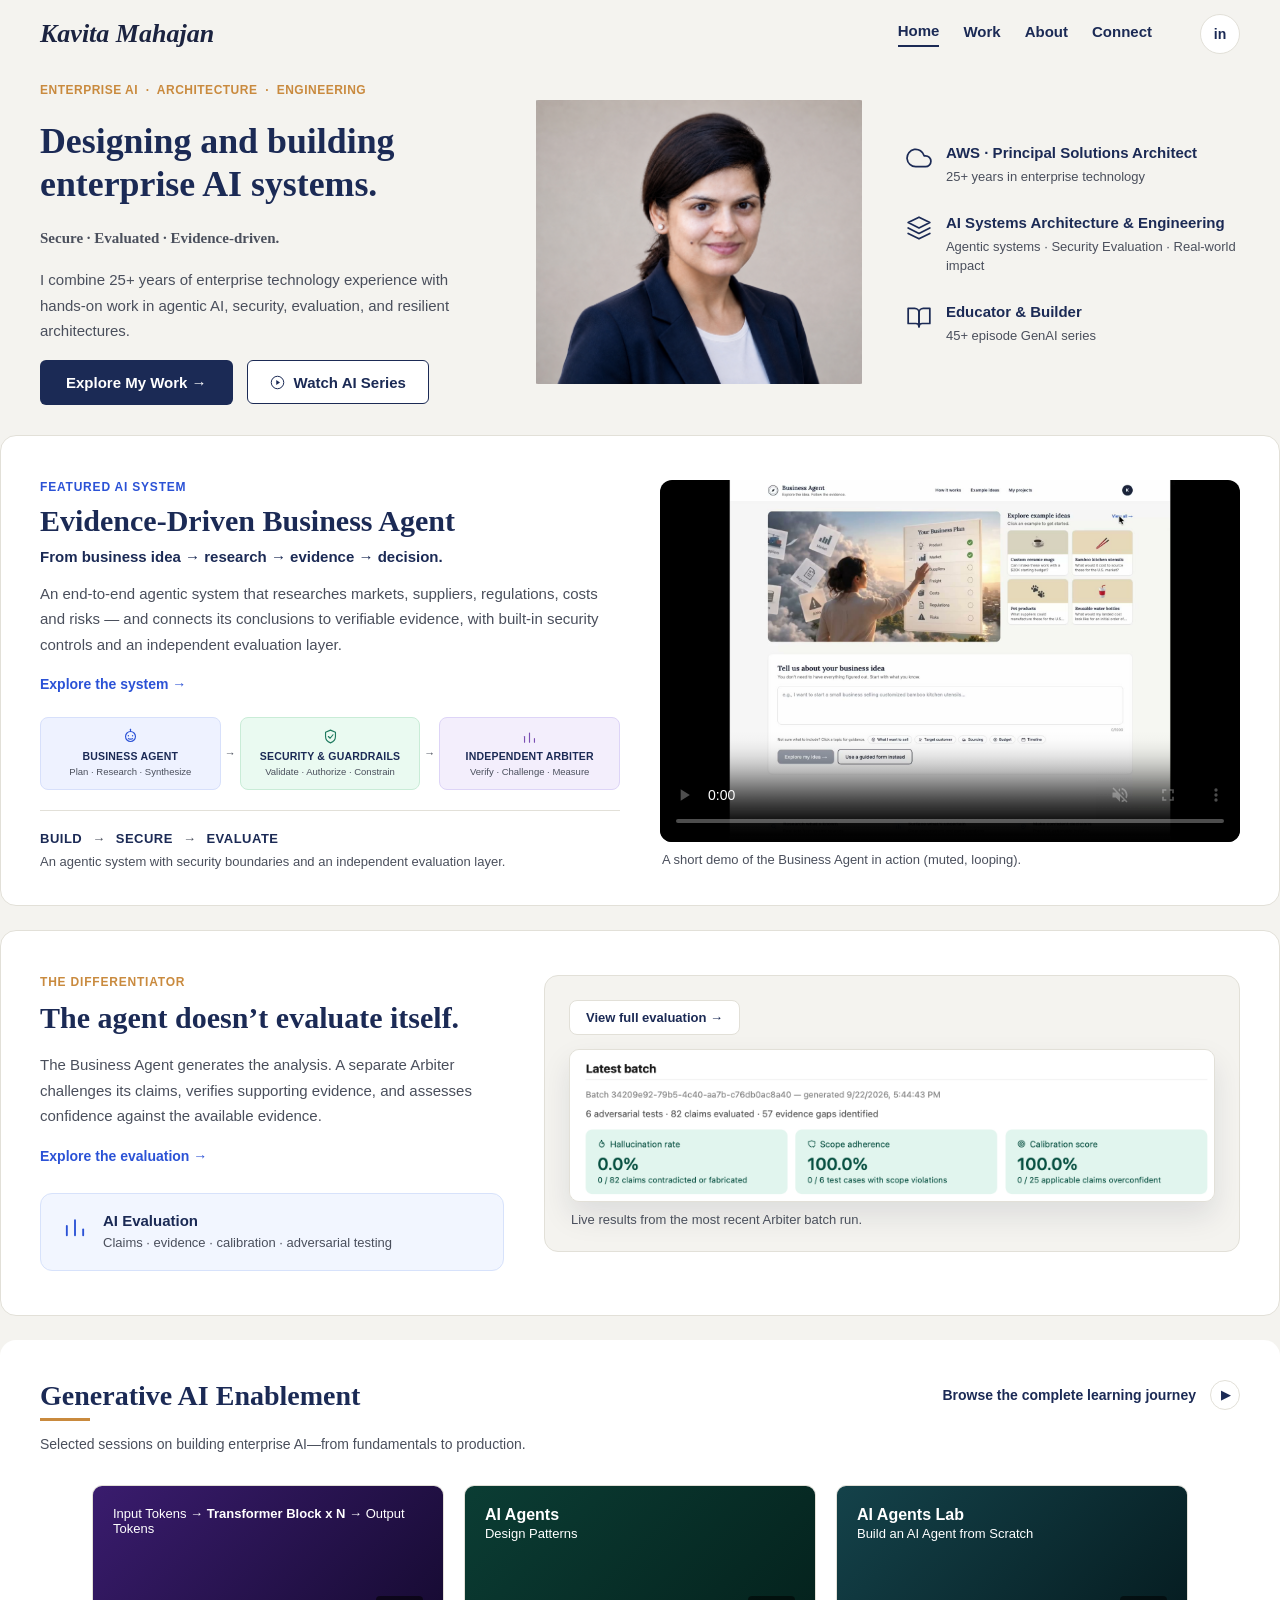
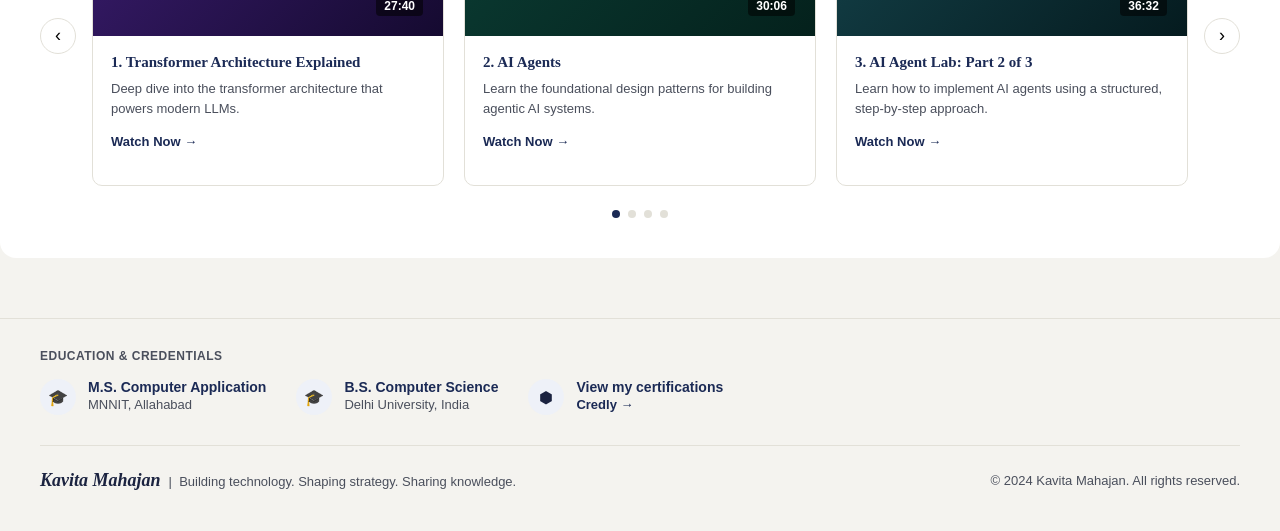
<file: index.html>
<!DOCTYPE html>
<html lang="en">
<head>
<meta charset="UTF-8">
<meta name="viewport" content="width=device-width, initial-scale=1.0">
<title>Kavita Mahajan</title>
<link rel="preconnect" href="https://fonts.googleapis.com">
<link rel="preconnect" href="https://fonts.gstatic.com" crossorigin>
<link href="https://fonts.googleapis.com/css2?family=Architects+Daughter&display=swap" rel="stylesheet">
<link rel="stylesheet" href="css/style.css?v=10">
</head>
<body>

<header class="site-header">
  <a href="index.html" class="logo">Kavita Mahajan</a>
  <nav class="main-nav">
    <a href="index.html" class="active">Home</a>
    <a href="work.html">Work</a>
    <a href="about.html">About</a>
    <a href="contact.html">Connect</a>
  </nav>
  <a href="https://www.linkedin.com/in/kavita-mahajan-9b56583" target="_blank" rel="noopener noreferrer" class="social-icon header-social" aria-label="LinkedIn">in</a>
</header>

<section class="hero container">
  <div class="hero-copy">
    <div class="hero-eyebrow">ENTERPRISE AI &nbsp;&middot;&nbsp; ARCHITECTURE &nbsp;&middot;&nbsp; ENGINEERING</div>
    <h1>Designing and building enterprise AI systems.</h1>
    <p class="hero-subhead">Secure &middot; Evaluated &middot; Evidence-driven.</p>
    <p>I combine 25+ years of enterprise technology experience with hands-on work in agentic AI, security, evaluation, and resilient architectures.</p>
    <div class="hero-actions">
      <a href="work.html" class="btn">Explore My Work &rarr;</a>
      <a href="https://www.youtube.com/playlist?list=PLDLiC_-ZKJU8" target="_blank" rel="noopener noreferrer" class="btn-watch">
        <svg viewBox="0 0 24 24" fill="none" stroke="currentColor" stroke-width="1.6"><circle cx="12" cy="12" r="10"/><polygon points="10 8 16 12 10 16" fill="currentColor" stroke="none"/></svg>
        Watch AI Series
      </a>
    </div>
  </div>

  <div class="hero-visual">
    <div class="hero-photo-frame">
      <img src="images/profile_final2.jpeg" alt="Kavita Mahajan" id="profile-photo">
    </div>
  </div>

  <div class="hero-credentials">
    <div class="credential-item">
      <svg class="credential-icon" viewBox="0 0 24 24" fill="none" stroke="currentColor" stroke-width="1.6" stroke-linecap="round" stroke-linejoin="round"><path d="M18 10h-1.26A8 8 0 109 20h9a5 5 0 000-10z"/></svg>
      <div>
        <strong>AWS &middot; Principal Solutions Architect</strong>
        <span>25+ years in enterprise technology</span>
      </div>
    </div>
    <div class="credential-item">
      <svg class="credential-icon" viewBox="0 0 24 24" fill="none" stroke="currentColor" stroke-width="1.6" stroke-linecap="round" stroke-linejoin="round"><polygon points="12 2 2 7 12 12 22 7 12 2"/><polyline points="2 17 12 22 22 17"/><polyline points="2 12 12 17 22 12"/></svg>
      <div>
        <strong>AI Systems Architecture &amp; Engineering</strong>
        <span>Agentic systems &middot; Security Evaluation &middot; Real-world impact</span>
      </div>
    </div>
    <div class="credential-item">
      <svg class="credential-icon" viewBox="0 0 24 24" fill="none" stroke="currentColor" stroke-width="1.6" stroke-linecap="round" stroke-linejoin="round"><path d="M2 4h6a4 4 0 014 4v13a3 3 0 00-3-3H2z"/><path d="M22 4h-6a4 4 0 00-4 4v13a3 3 0 013-3h7z"/></svg>
      <div>
        <strong>Educator &amp; Builder</strong>
        <span>45+ episode GenAI series</span>
      </div>
    </div>
  </div>
</section>

<section class="feature-card container">
  <div class="feature-grid">
    <div class="feature-left">
      <span class="work-label">Featured AI System</span>
      <h2>Evidence-Driven Business Agent</h2>
      <p class="feature-subhead">From business idea &rarr; research &rarr; evidence &rarr; decision.</p>
      <p>An end-to-end agentic system that researches markets, suppliers, regulations, costs and risks &mdash; and connects its conclusions to verifiable evidence, with built-in security controls and an independent evaluation layer.</p>
      <a href="work.html" class="feature-link">Explore the system &rarr;</a>

      <div class="layers-row">
        <div class="layer-box build">
          <div class="layer-icon"><svg viewBox="0 0 24 24" fill="none" stroke="currentColor" stroke-width="1.6" stroke-linecap="round" stroke-linejoin="round"><circle cx="12" cy="12" r="7"/><circle cx="9" cy="11" r="1" fill="currentColor" stroke="none"/><circle cx="15" cy="11" r="1" fill="currentColor" stroke="none"/><path d="M9 15c1 1 5 1 6 0"/><line x1="12" y1="5" x2="12" y2="2"/><circle cx="12" cy="2" r="1" fill="currentColor" stroke="none"/></svg></div>
          <h4>Business Agent</h4>
          <span class="layer-line">Plan &middot; Research &middot; Synthesize</span>
        </div>

        <span class="layer-arrow">&rarr;</span>

        <div class="layer-box secure">
          <div class="layer-icon"><svg viewBox="0 0 24 24" fill="none" stroke="currentColor" stroke-width="1.6" stroke-linecap="round" stroke-linejoin="round"><path d="M12 3l7 3v6c0 4.5-3 7.5-7 9-4-1.5-7-4.5-7-9V6l7-3z"/><polyline points="9 12 11.5 14.5 15.5 9.5"/></svg></div>
          <h4>Security &amp; Guardrails</h4>
          <span class="layer-line">Validate &middot; Authorize &middot; Constrain</span>
        </div>

        <span class="layer-arrow">&rarr;</span>

        <div class="layer-box evaluate">
          <div class="layer-icon"><svg viewBox="0 0 24 24" fill="none" stroke="currentColor" stroke-width="1.6" stroke-linecap="round" stroke-linejoin="round"><line x1="5" y1="20" x2="5" y2="12"/><line x1="12" y1="20" x2="12" y2="7"/><line x1="19" y1="20" x2="19" y2="15"/></svg></div>
          <h4>Independent Arbiter</h4>
          <span class="layer-line">Verify &middot; Challenge &middot; Measure</span>
        </div>
      </div>

      <div class="flow-summary">
        <div class="flow-summary-track">
          <span>BUILD</span><span class="flow-summary-arrow">&rarr;</span><span>SECURE</span><span class="flow-summary-arrow">&rarr;</span><span>EVALUATE</span>
        </div>
        <p>An agentic system with security boundaries and an independent evaluation layer.</p>
      </div>
    </div>

    <div class="feature-right">
      <div class="agent-video">
        <video class="agent-video-el" controls muted loop playsinline preload="auto" poster="images/business-agent-poster.jpg">
          <source src="images/business-agent-demo.mp4" type="video/mp4">
        </video>
      </div>
      <p class="video-caption">A short demo of the Business Agent in action (muted, looping).</p>
    </div>
  </div>
</section>

<section class="differentiator container">
  <div class="differentiator-grid">
    <div class="differentiator-left">
      <span class="work-label differentiator-label">The Differentiator</span>
      <h2>The agent doesn&rsquo;t evaluate itself.</h2>
      <p>The Business Agent generates the analysis. A separate Arbiter challenges its claims, verifies supporting evidence, and assesses confidence against the available evidence.</p>
      <a href="work.html" class="feature-link">Explore the evaluation &rarr;</a>

      <div class="differentiator-principle">
        <div class="principle-icon"><svg viewBox="0 0 24 24" fill="none" stroke="currentColor" stroke-width="1.6" stroke-linecap="round" stroke-linejoin="round"><line x1="5" y1="20" x2="5" y2="12"/><line x1="12" y1="20" x2="12" y2="7"/><line x1="19" y1="20" x2="19" y2="15"/></svg></div>
        <div>
          <strong>AI Evaluation</strong>
          <span>Claims &middot; evidence &middot; calibration &middot; adversarial testing</span>
        </div>
      </div>
    </div>

    <div class="arbiter-card">
      <a href="work.html" class="arbiter-cta">View full evaluation &rarr;</a>
      <img src="images/arbiter-latest-batch.png" alt="Latest Arbiter batch: 0% hallucination rate, 100% scope adherence, 100% calibration score across 82 claims evaluated" class="arbiter-screenshot">
      <p class="video-caption">Live results from the most recent Arbiter batch run.</p>
    </div>
  </div>
</section>

<section class="latest-section container">
  <div class="latest-header">
    <div>
      <h2>Generative AI Enablement</h2>
      <div class="rule"></div>
      <p>Selected sessions on building enterprise AI&mdash;from fundamentals to production.</p>
    </div>
    <div class="browse-group">
      <a href="https://www.youtube.com/playlist?list=PLDLiC_-ZKJU8" target="_blank" rel="noopener noreferrer" class="browse-link">Browse the complete learning journey</a>
      <a href="https://www.youtube.com/playlist?list=PLDLiC_-ZKJU8" target="_blank" rel="noopener noreferrer" class="social-icon browse-social" aria-label="YouTube">&#9654;</a>
    </div>
  </div>

  <div class="carousel">
    <button class="carousel-btn prev" aria-label="Previous"><span style="font-weight:500;font-size:18px;">&#8249;</span></button>

    <div class="carousel-viewport">
      <div class="carousel-track">
        <div class="video-card">
          <div class="video-thumb" style="background: linear-gradient(135deg,#3a1c6e,#150a30);">
            <div style="font-weight:400;font-size:13px;">Input Tokens &rarr; <strong>Transformer Block x N</strong> &rarr; Output Tokens</div>
            <span class="duration">27:40</span>
          </div>
          <div class="video-info">
            <h3>1. Transformer Architecture Explained</h3>
            <p>Deep dive into the transformer architecture that powers modern LLMs.</p>
            <a href="https://youtu.be/wclKDcgf-vk" target="_blank" rel="noopener noreferrer" class="watch-link">Watch Now &rarr;</a>
          </div>
        </div>

        <div class="video-card">
          <div class="video-thumb" style="background: linear-gradient(135deg,#0b3d34,#04211c);">
            <div>AI Agents<br><span style="font-weight:400;font-size:13px;">Design Patterns</span></div>
            <span class="duration">30:06</span>
          </div>
          <div class="video-info">
            <h3>2. AI Agents</h3>
            <p>Learn the foundational design patterns for building agentic AI systems.</p>
            <a href="https://youtu.be/9rHI-rWg8zA" target="_blank" rel="noopener noreferrer" class="watch-link">Watch Now &rarr;</a>
          </div>
        </div>

        <div class="video-card">
          <div class="video-thumb" style="background: linear-gradient(135deg,#14424a,#051b1f);">
            <div>AI Agents Lab<br><span style="font-weight:400;font-size:13px;">Build an AI Agent from Scratch</span></div>
            <span class="duration">36:32</span>
          </div>
          <div class="video-info">
            <h3>3. AI Agent Lab: Part 2 of 3</h3>
            <p>Learn how to implement AI agents using a structured, step-by-step approach.</p>
            <a href="https://youtu.be/J4ZkM9cCVNM" target="_blank" rel="noopener noreferrer" class="watch-link">Watch Now &rarr;</a>
          </div>
        </div>

        <div class="video-card">
          <div class="video-thumb" style="background: linear-gradient(135deg,#7a3a12,#3a1a05);">
            <div>AI Evaluation<br><span style="font-weight:400;font-size:13px;">AI evaluation - retrieval to response quality</span></div>
            <span class="duration">24:12</span>
          </div>
          <div class="video-info">
            <h3>4. AI Evaluation</h3>
            <p>Learn practical approaches to evaluating Generative AI applications in production.</p>
            <a href="https://youtu.be/fz9xgwFfjOU" target="_blank" rel="noopener noreferrer" class="watch-link">Watch Now &rarr;</a>
          </div>
        </div>

        <div class="video-card">
          <div class="video-thumb" style="background: linear-gradient(135deg,#1b2a55,#0e1730);">
            <div>A2A Protocol<br><span style="font-weight:400;font-size:13px;">Agent to Agent communication explained</span></div>
            <span class="duration">22:48</span>
          </div>
          <div class="video-info">
            <h3>5. A2A: A Protocol for Multi-Agent Communication</h3>
            <p>Understand how the A2A protocol standardizes AI agent discovery and collaboration.</p>
            <a href="https://youtu.be/jpWXJgqWD2w" target="_blank" rel="noopener noreferrer" class="watch-link">Watch Now &rarr;</a>
          </div>
        </div>

        <div class="video-card">
          <div class="video-thumb" style="background: linear-gradient(135deg,#5c1a4a,#240a1d);">
            <div>AI Security<br><span style="font-weight:400;font-size:13px;">Mental Model for AI Security</span></div>
            <span class="duration">25:28</span>
          </div>
          <div class="video-info">
            <h3>6. AI Security</h3>
            <p>Build a mental model for designing secure Generative AI systems.</p>
            <a href="https://youtu.be/RYws5gZ4vOU" target="_blank" rel="noopener noreferrer" class="watch-link">Watch Now &rarr;</a>
          </div>
        </div>
      </div>
    </div>

    <button class="carousel-btn next" aria-label="Next"><span style="font-weight:500;font-size:18px;">&#8250;</span></button>
  </div>

  <div class="dots">
    <span class="active"></span>
    <span></span>
    <span></span>
    <span></span>
  </div>
</section>

<footer class="site-footer">
  <div class="footer-top">
    <div class="footer-col">
      <h4>EDUCATION &amp; CREDENTIALS</h4>
      <div class="footer-items">
        <div class="footer-item">
          <div class="badge">&#127891;</div>
          <div>
            <strong>M.S. Computer Application</strong>
            <span>MNNIT, Allahabad</span>
          </div>
        </div>
        <div class="footer-item">
          <div class="badge">&#127891;</div>
          <div>
            <strong>B.S. Computer Science</strong>
            <span>Delhi University, India</span>
          </div>
        </div>
        <div class="footer-item">
          <div class="badge">&#11042;</div>
          <div>
            <strong>View my certifications</strong>
            <a href="https://www.credly.com/users/kavita-mahajan.ffbd9ed1/badges/credly" target="_blank" rel="noopener noreferrer">Credly &rarr;</a>
          </div>
        </div>
      </div>
    </div>
  </div>
  <div class="footer-bottom">
    <div>
      <span class="logo">Kavita Mahajan</span>
      <span class="footer-tagline"> &nbsp;|&nbsp; Building technology. Shaping strategy. Sharing knowledge.</span>
    </div>
    <div class="copyright">&copy; 2024 Kavita Mahajan. All rights reserved.</div>
  </div>
</footer>

<script src="js/main.js"></script>
</body>
</html>
</file>
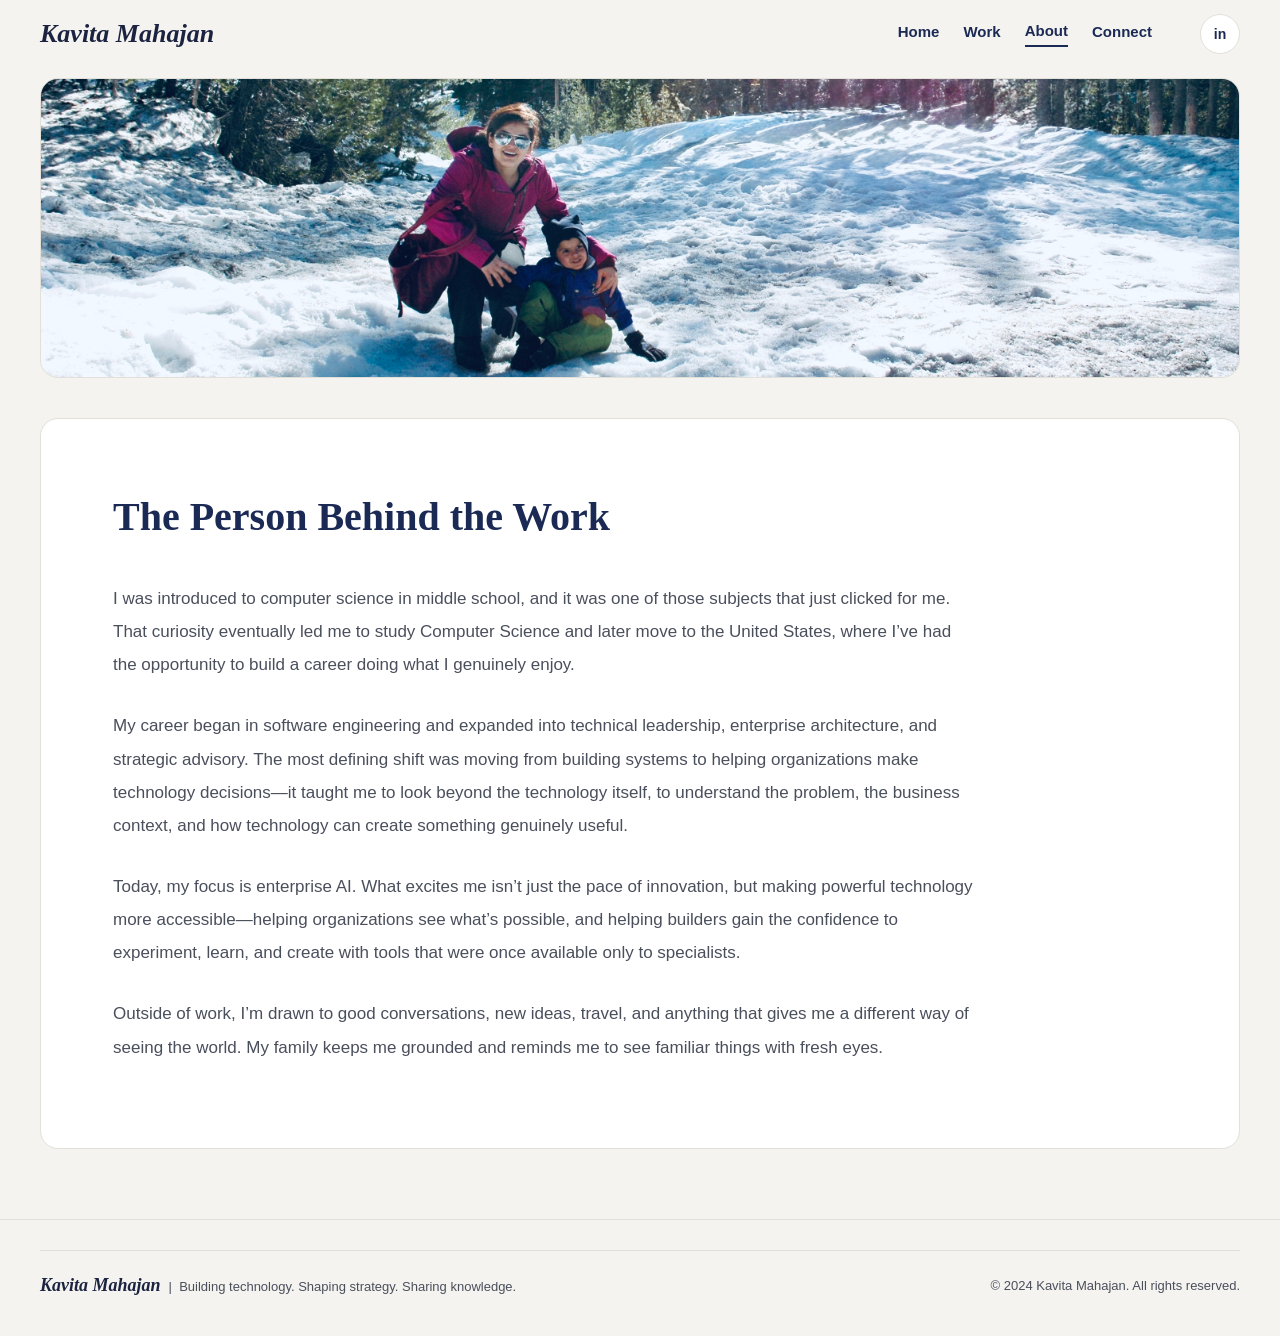
<file: about.html>
<!DOCTYPE html>
<html lang="en">
<head>
<meta charset="UTF-8">
<meta name="viewport" content="width=device-width, initial-scale=1.0">
<title>About Me | Kavita Mahajan</title>
<link rel="stylesheet" href="css/style.css?v=10">
</head>
<body>

<header class="site-header">
  <a href="index.html" class="logo">Kavita Mahajan</a>
  <nav class="main-nav">
    <a href="index.html">Home</a>
    <a href="work.html">Work</a>
    <a href="about.html" class="active">About</a>
    <a href="contact.html">Connect</a>
  </nav>
  <a href="https://www.linkedin.com/in/kavita-mahajan-9b56583" target="_blank" rel="noopener noreferrer" class="social-icon header-social" aria-label="LinkedIn">in</a>
</header>

<section class="about-hero">
    <img src="images/about_picture.jpg" />
</section>

<section class="about-container">
    <div class="about-card">
        <div class="about-title">
            <div class="hero-rule"></div>
            <h1>The Person Behind the Work</h1>
        </div>
        <div class="about-copy">
            <p>I was introduced to computer science in middle school, and it was one of those subjects that just clicked for me. That curiosity eventually led me to study Computer Science and later move to the United States, where I’ve had the opportunity to build a career doing what I genuinely enjoy.
            </p>
            <p>My career began in software engineering and expanded into technical leadership, enterprise architecture, and strategic advisory. The most defining shift was moving from building systems to helping organizations make technology decisions—it taught me to look beyond the technology itself, to understand the problem, the business context, and how technology can create something genuinely useful.
            </p>
            <p>Today, my focus is enterprise AI. What excites me isn’t just the pace of innovation, but making powerful technology more accessible—helping organizations see what’s possible, and helping builders gain the confidence to experiment, learn, and create with tools that were once available only to specialists.
            </p>

            <p>Outside of work, I’m drawn to good conversations, new ideas, travel, and anything that gives me a different way of seeing the world. My family keeps me grounded and reminds me to see familiar things with fresh eyes.
            </p>
         </div>
    </div>
</section>

<footer class="site-footer">
  <div class="footer-bottom">
    <div>
      <span class="logo">Kavita Mahajan</span>
      <span class="footer-tagline"> &nbsp;|&nbsp; Building technology. Shaping strategy. Sharing knowledge.</span>
    </div>
    <div class="copyright">&copy; 2024 Kavita Mahajan. All rights reserved.</div>
  </div>
</footer>

<script src="js/main.js"></script>
</body>
</html>
</file>
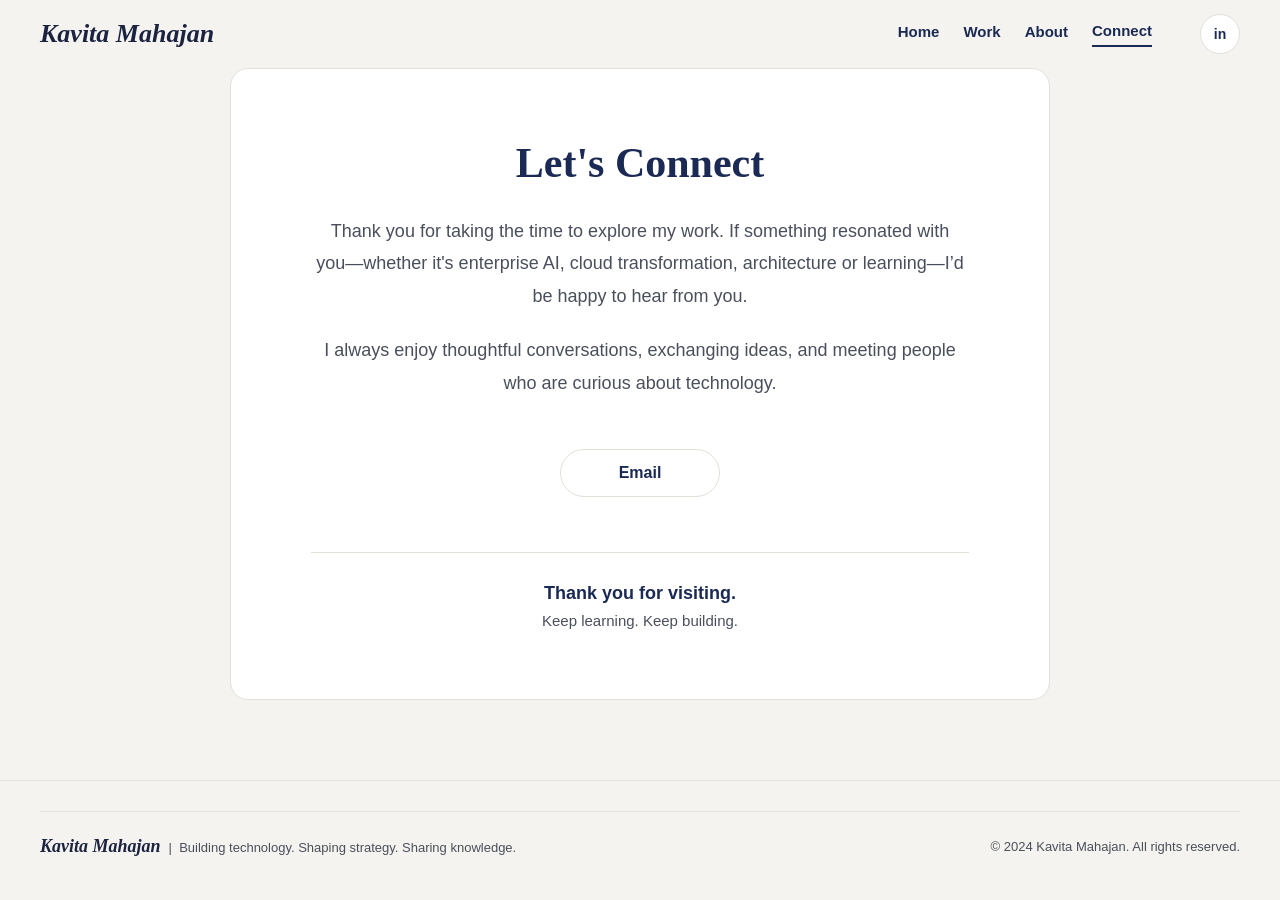
<file: contact.html>
<!DOCTYPE html>
<html lang="en">
<head>
<meta charset="UTF-8">
<meta name="viewport" content="width=device-width, initial-scale=1.0">
<title>Contact | Kavita Mahajan</title>
<link rel="stylesheet" href="css/style.css?v=10">
</head>
<body>

<header class="site-header">
  <a href="index.html" class="logo">Kavita Mahajan</a>
  <nav class="main-nav">
    <a href="index.html">Home</a>
    <a href="work.html">Work</a>
    <a href="about.html">About</a>
    <a href="contact.html" class="active">Connect</a>
  </nav>
  <a href="https://www.linkedin.com/in/kavita-mahajan-9b56583" target="_blank" rel="noopener noreferrer" class="social-icon header-social" aria-label="LinkedIn">in</a>
</header>

<section class="contact-page">

    <div class="contact-card">

        <h1>Let's Connect</h1>

        <p class="contact-intro">

            Thank you for taking the time to explore my work.

            If something resonated with you—whether it's enterprise AI,

            cloud transformation, architecture or learning—I’d be happy

            to hear from you.

        </p>

        <p class="contact-intro">

            I always enjoy thoughtful conversations, exchanging ideas,

            and meeting people who are curious about technology.

        </p>

        <div class="contact-links">

            <a href="mailto:kav_mah@hotmail.com">Email</a>

        </div>

        <div class="contact-footer">

            <p>Thank you for visiting.</p>

            <span>Keep learning. Keep building.</span>

        </div>

    </div>

</section>

<footer class="site-footer">
  <div class="footer-bottom">
    <div>
      <span class="logo">Kavita Mahajan</span>
      <span class="footer-tagline"> &nbsp;|&nbsp; Building technology. Shaping strategy. Sharing knowledge.</span>
    </div>
    <div class="copyright">&copy; 2024 Kavita Mahajan. All rights reserved.</div>
  </div>
</footer>

<script src="js/main.js"></script>
</body>
</html>
</file>
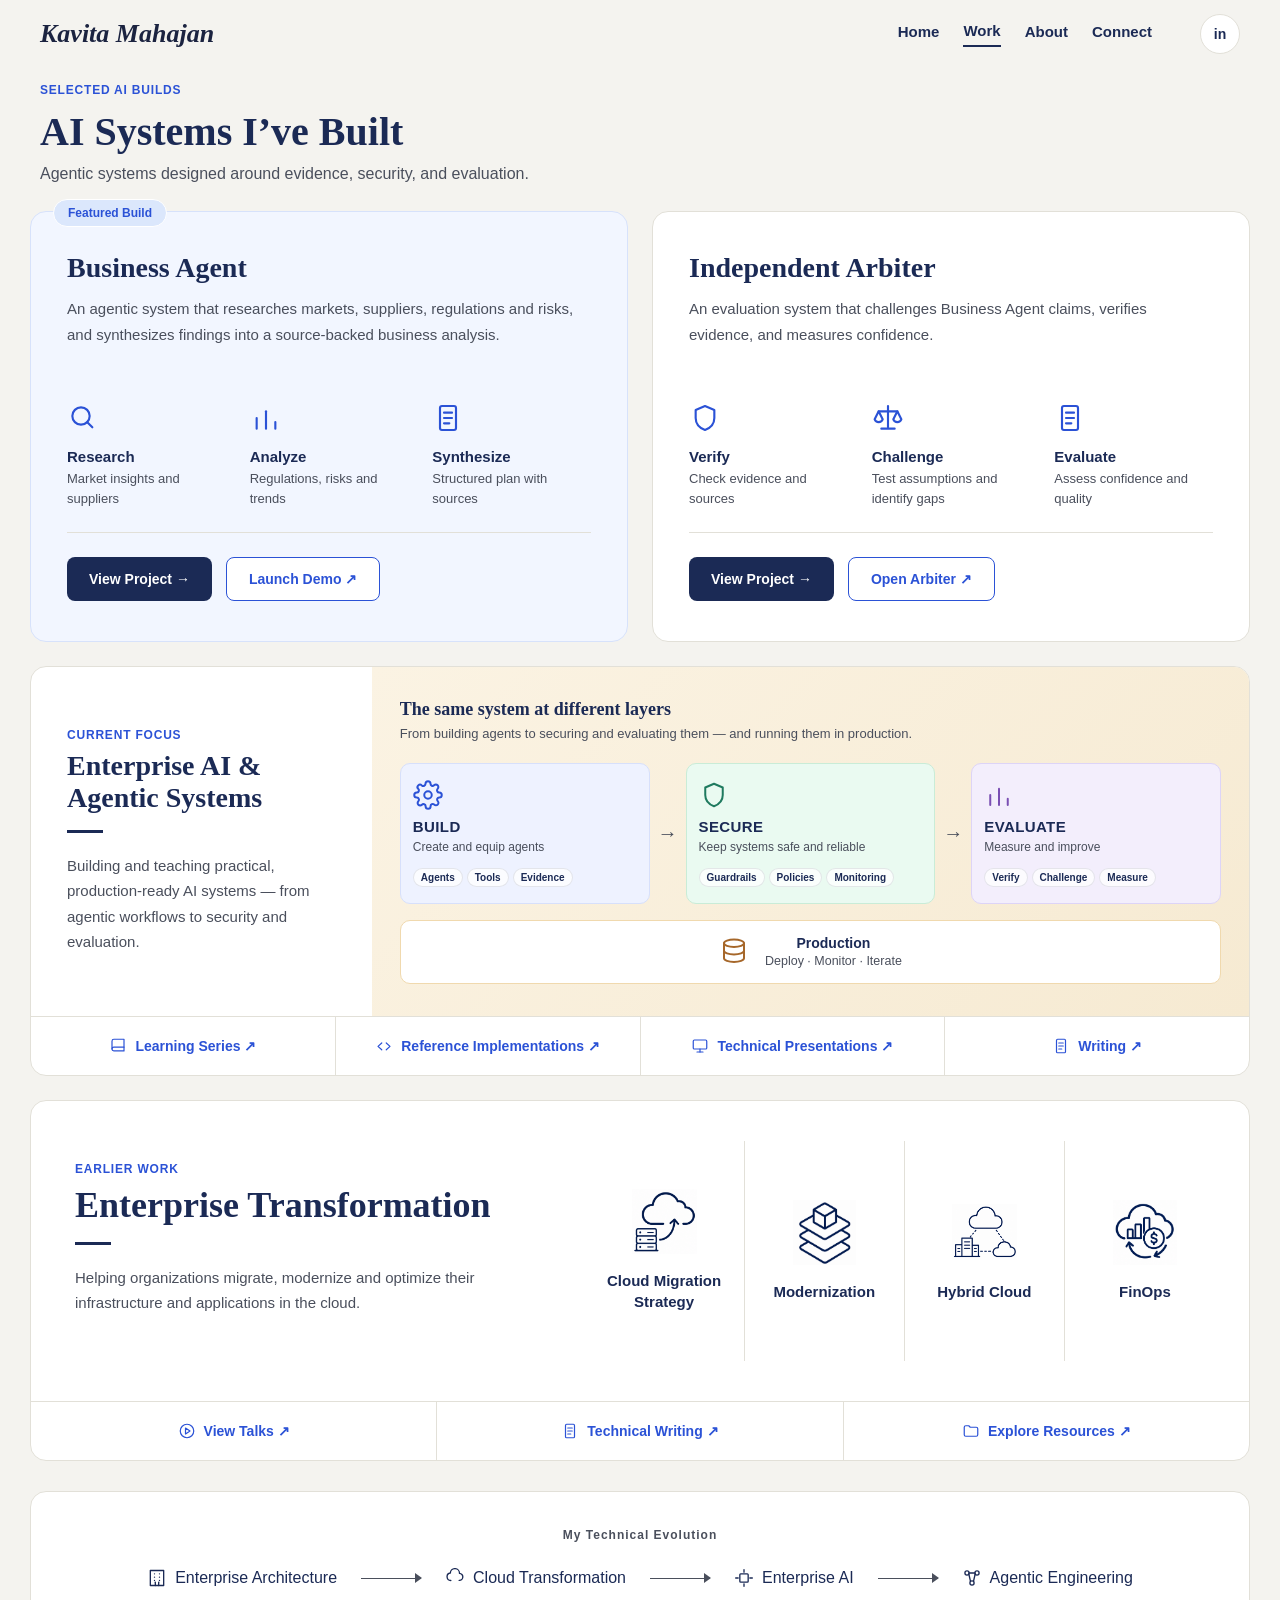
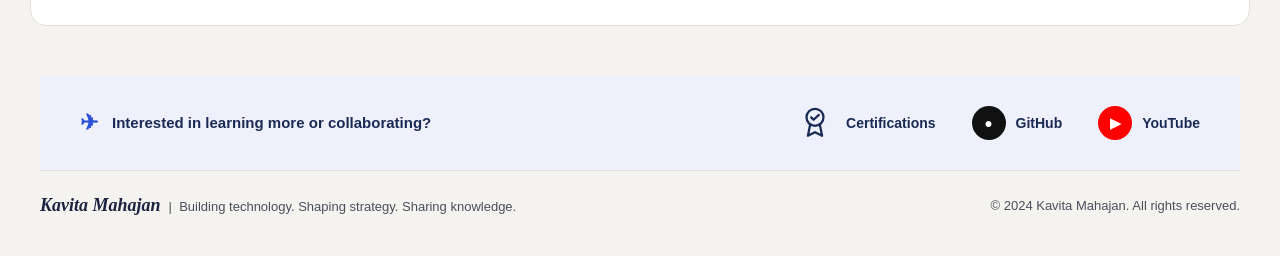
<file: work.html>
<!DOCTYPE html>
<html lang="en">
<head>
<meta charset="UTF-8">
<meta name="viewport" content="width=device-width, initial-scale=1.0">
<title>Work | Kavita Mahajan</title>
<link rel="preconnect" href="https://fonts.googleapis.com">
<link rel="preconnect" href="https://fonts.gstatic.com" crossorigin>
<link href="https://fonts.googleapis.com/css2?family=Architects+Daughter&display=swap" rel="stylesheet">
<link rel="stylesheet" href="css/style.css?v=10">
</head>
<body>

<header class="site-header">
  <a href="index.html" class="logo">Kavita Mahajan</a>
  <nav class="main-nav">
    <a href="index.html">Home</a>
    <a href="work.html" class="active">Work</a>
    <a href="about.html">About</a>
    <a href="contact.html">Connect</a>
  </nav>
  <a href="https://www.linkedin.com/in/kavita-mahajan-9b56583" target="_blank" rel="noopener noreferrer" class="social-icon header-social" aria-label="LinkedIn">in</a>
</header>

<section class="work-page-title container">
  <span class="work-label">Selected AI Builds</span>
  <h1>AI Systems I&rsquo;ve Built</h1>
  <p class="subtitle">Agentic systems designed around evidence, security, and evaluation.</p>
</section>

<section class="work-sections container">

  <div class="builds-row">
    <div class="build-card featured">
      <span class="featured-badge">Featured Build</span>
      <h2>Business Agent</h2>
      <p>An agentic system that researches markets, suppliers, regulations and risks, and synthesizes findings into a source-backed business analysis.</p>
      <div class="build-features">
        <div class="build-feature">
          <svg viewBox="0 0 24 24" fill="none" stroke="currentColor" stroke-width="1.6" stroke-linecap="round" stroke-linejoin="round"><circle cx="10.5" cy="10.5" r="6.5"/><line x1="19" y1="19" x2="15.2" y2="15.2"/></svg>
          <strong>Research</strong>
          <span>Market insights and suppliers</span>
        </div>
        <div class="build-feature">
          <svg viewBox="0 0 24 24" fill="none" stroke="currentColor" stroke-width="1.6" stroke-linecap="round" stroke-linejoin="round"><line x1="5" y1="20" x2="5" y2="12"/><line x1="12" y1="20" x2="12" y2="7"/><line x1="19" y1="20" x2="19" y2="15"/></svg>
          <strong>Analyze</strong>
          <span>Regulations, risks and trends</span>
        </div>
        <div class="build-feature">
          <svg viewBox="0 0 24 24" fill="none" stroke="currentColor" stroke-width="1.6" stroke-linecap="round" stroke-linejoin="round"><rect x="6" y="3" width="12" height="18" rx="1.5"/><line x1="9" y1="8" x2="15" y2="8"/><line x1="9" y1="12" x2="15" y2="12"/><line x1="9" y1="16" x2="13" y2="16"/></svg>
          <strong>Synthesize</strong>
          <span>Structured plan with sources</span>
        </div>
      </div>
      <div class="build-actions">
        <a href="https://github.com/KavitaMahajan123/BusinessAgent" class="btn-primary" target="_blank" rel="noopener noreferrer">View Project &rarr;</a>
        <a href="https://business-case-agent-deployment.vercel.app" class="btn-outline" target="_blank" rel="noopener noreferrer">Launch Demo &#8599;</a>
      </div>
    </div>

    <div class="build-card">
      <h2>Independent Arbiter</h2>
      <p>An evaluation system that challenges Business Agent claims, verifies evidence, and measures confidence.</p>
      <div class="build-features">
        <div class="build-feature">
          <svg viewBox="0 0 24 24" fill="none" stroke="currentColor" stroke-width="1.6" stroke-linecap="round" stroke-linejoin="round"><path d="M12 3l7 3v6c0 4.5-3 7.5-7 9-4-1.5-7-4.5-7-9V6l7-3z"/></svg>
          <strong>Verify</strong>
          <span>Check evidence and sources</span>
        </div>
        <div class="build-feature">
          <svg viewBox="0 0 24 24" fill="none" stroke="currentColor" stroke-width="1.6" stroke-linecap="round" stroke-linejoin="round"><line x1="12" y1="3" x2="12" y2="19"/><path d="M5 7l-3 6a3.2 3.2 0 0 0 6 0l-3-6z"/><path d="M19 7l-3 6a3.2 3.2 0 0 0 6 0l-3-6z"/><line x1="7" y1="20" x2="17" y2="20"/><line x1="5" y1="7" x2="19" y2="7"/></svg>
          <strong>Challenge</strong>
          <span>Test assumptions and identify gaps</span>
        </div>
        <div class="build-feature">
          <svg viewBox="0 0 24 24" fill="none" stroke="currentColor" stroke-width="1.6" stroke-linecap="round" stroke-linejoin="round"><rect x="6" y="3" width="12" height="18" rx="1.5"/><line x1="9" y1="8" x2="15" y2="8"/><line x1="9" y1="12" x2="15" y2="12"/><line x1="9" y1="16" x2="13" y2="16"/></svg>
          <strong>Evaluate</strong>
          <span>Assess confidence and quality</span>
        </div>
      </div>
      <div class="build-actions">
        <a href="https://github.com/KavitaMahajan123/BusinessAgentEvaluator" class="btn-primary" target="_blank" rel="noopener noreferrer">View Project &rarr;</a>
        <a href="https://arbiter-5b8t.onrender.com/" class="btn-outline" target="_blank" rel="noopener noreferrer">Open Arbiter &#8599;</a>
      </div>
    </div>
  </div>

  <div class="focus-card">
    <div class="focus-card-grid">
      <div class="focus-left">
        <span class="work-label">Current Focus</span>
        <h2>Enterprise AI &amp; Agentic Systems</h2>
        <div class="work-rule"></div>
        <p>Building and teaching practical, production-ready AI systems &mdash; from agentic workflows to security and evaluation.</p>
      </div>
      <div class="focus-diagram">
        <h3>The same system at different layers</h3>
        <p class="diagram-subtitle">From building agents to securing and evaluating them &mdash; and running them in production.</p>

        <div class="layers-row">
          <div class="layer-box build">
            <div class="layer-icon">
              <svg viewBox="0 0 24 24" fill="none" stroke="currentColor" stroke-width="1.6" stroke-linecap="round" stroke-linejoin="round"><circle cx="12" cy="12" r="3"/><path d="M19.4 15a1.65 1.65 0 00.33 1.82l.06.06a2 2 0 11-2.83 2.83l-.06-.06a1.65 1.65 0 00-1.82-.33 1.65 1.65 0 00-1 1.51V21a2 2 0 01-4 0v-.09A1.65 1.65 0 009 19.4a1.65 1.65 0 00-1.82.33l-.06.06a2 2 0 11-2.83-2.83l.06-.06A1.65 1.65 0 004.6 15a1.65 1.65 0 00-1.51-1H3a2 2 0 010-4h.09A1.65 1.65 0 004.6 9a1.65 1.65 0 00-.33-1.82l-.06-.06a2 2 0 112.83-2.83l.06.06A1.65 1.65 0 009 4.6a1.65 1.65 0 001-1.51V3a2 2 0 014 0v.09A1.65 1.65 0 0015 4.6a1.65 1.65 0 001.82-.33l.06-.06a2 2 0 112.83 2.83l-.06.06A1.65 1.65 0 0019.4 9a1.65 1.65 0 001.51 1H21a2 2 0 010 4h-.09a1.65 1.65 0 00-1.51 1z"/></svg>
            </div>
            <h4>Build</h4>
            <p>Create and equip agents</p>
            <div class="layer-pills">
              <span>Agents</span>
              <span>Tools</span>
              <span>Evidence</span>
            </div>
          </div>

          <span class="layer-arrow">&rarr;</span>

          <div class="layer-box secure">
            <div class="layer-icon">
              <svg viewBox="0 0 24 24" fill="none" stroke="currentColor" stroke-width="1.6" stroke-linecap="round" stroke-linejoin="round"><path d="M12 3l7 3v6c0 4.5-3 7.5-7 9-4-1.5-7-4.5-7-9V6l7-3z"/></svg>
            </div>
            <h4>Secure</h4>
            <p>Keep systems safe and reliable</p>
            <div class="layer-pills">
              <span>Guardrails</span>
              <span>Policies</span>
              <span>Monitoring</span>
            </div>
          </div>

          <span class="layer-arrow">&rarr;</span>

          <div class="layer-box evaluate">
            <div class="layer-icon">
              <svg viewBox="0 0 24 24" fill="none" stroke="currentColor" stroke-width="1.6" stroke-linecap="round" stroke-linejoin="round"><line x1="5" y1="20" x2="5" y2="12"/><line x1="12" y1="20" x2="12" y2="7"/><line x1="19" y1="20" x2="19" y2="15"/></svg>
            </div>
            <h4>Evaluate</h4>
            <p>Measure and improve</p>
            <div class="layer-pills">
              <span>Verify</span>
              <span>Challenge</span>
              <span>Measure</span>
            </div>
          </div>
        </div>

        <div class="production-bar">
          <div class="production-icon">
            <svg viewBox="0 0 24 24" fill="none" stroke="currentColor" stroke-width="1.6" stroke-linecap="round" stroke-linejoin="round"><ellipse cx="12" cy="5" rx="8" ry="3"/><path d="M4 5v6c0 1.66 3.58 3 8 3s8-1.34 8-3V5"/><path d="M4 11v6c0 1.66 3.58 3 8 3s8-1.34 8-3v-6"/></svg>
          </div>
          <div>
            <strong>Production</strong>
            <span>Deploy &middot; Monitor &middot; Iterate</span>
          </div>
        </div>
      </div>
    </div>

    <div class="work-links">
      <a href="https://www.youtube.com/playlist?list=PLDLiC_-ZKJU8" target="_blank" rel="noopener noreferrer">
        <svg viewBox="0 0 24 24" fill="none" stroke="currentColor" stroke-width="1.6" stroke-linecap="round" stroke-linejoin="round"><path d="M4 5.5A2.5 2.5 0 016.5 3H20v15.5H6.5A2.5 2.5 0 014 16V5.5z"/><path d="M4 16a2.5 2.5 0 012.5-2.5H20"/></svg>
        Learning Series &#8599;
      </a>
      <a href="https://github.com/KavitaMahajan123" target="_blank" rel="noopener noreferrer">
        <svg viewBox="0 0 24 24" fill="none" stroke="currentColor" stroke-width="1.6" stroke-linecap="round" stroke-linejoin="round"><polyline points="9 8 4 12.5 9 17"/><polyline points="15 8 20 12.5 15 17"/></svg>
        Reference Implementations &#8599;
      </a>
      <a href="https://www.youtube.com/playlist?list=PLMf7Z70RJSFw" target="_blank" rel="noopener noreferrer">
        <svg viewBox="0 0 24 24" fill="none" stroke="currentColor" stroke-width="1.6" stroke-linecap="round" stroke-linejoin="round"><rect x="3" y="4" width="18" height="12" rx="1.5"/><line x1="8" y1="20" x2="16" y2="20"/><line x1="12" y1="16" x2="12" y2="20"/></svg>
        Technical Presentations &#8599;
      </a>
      <a href="https://medium.com/@kavitamjobs/speed-up-your-llama-qwen3-gptoss-sagemaker-inference-by-2-5x-with-eagle-speculative-decoding-11815296499b" target="_blank" rel="noopener noreferrer">
        <svg viewBox="0 0 24 24" fill="none" stroke="currentColor" stroke-width="1.6" stroke-linecap="round" stroke-linejoin="round"><rect x="6" y="3" width="12" height="18" rx="1.5"/><line x1="9" y1="8" x2="15" y2="8"/><line x1="9" y1="12" x2="15" y2="12"/><line x1="9" y1="16" x2="13" y2="16"/></svg>
        Writing &#8599;
      </a>
    </div>
  </div>

  <div class="work-card">
    <div class="work-card-grid">
      <div class="work-card-left">
        <span class="work-label">Earlier Work</span>
        <h2>Enterprise Transformation</h2>
        <div class="work-rule"></div>
        <p>Helping organizations migrate, modernize and optimize their infrastructure and applications in the cloud.</p>
      </div>
      <div class="work-card-right">
        <div class="tags-row">
          <div class="tag-col"><img src="images/cloud-migration.png" alt="Cloud Migration Strategy" class="tag-icon"><span>Cloud Migration Strategy</span></div>
          <div class="tag-col"><img src="images/modernization.png" alt="Modernization" class="tag-icon"><span>Modernization</span></div>
          <div class="tag-col"><img src="images/hybrid.png" alt="Hybrid Cloud" class="tag-icon"><span>Hybrid Cloud</span></div>
          <div class="tag-col"><img src="images/fin-ops.png" alt="FinOps" class="tag-icon"><span>FinOps</span></div>
        </div>
      </div>
    </div>
    <div class="work-links">
      <a href="https://www.youtube.com/playlist?list=PLNEaN-AHnLOw" target="_blank" rel="noopener noreferrer">
        <svg viewBox="0 0 24 24" fill="none" stroke="currentColor" stroke-width="1.6" stroke-linecap="round" stroke-linejoin="round"><circle cx="12" cy="12" r="9"/><polygon points="10 8 16 12 10 16 10 8"/></svg>
        View Talks &#8599;
      </a>
      <a href="https://aws.amazon.com/blogs/security/how-to-set-up-a-recurring-security-hub-summary-email/" target="_blank" rel="noopener noreferrer">
        <svg viewBox="0 0 24 24" fill="none" stroke="currentColor" stroke-width="1.6" stroke-linecap="round" stroke-linejoin="round"><rect x="6" y="3" width="12" height="18" rx="1.5"/><line x1="9" y1="8" x2="15" y2="8"/><line x1="9" y1="12" x2="15" y2="12"/><line x1="9" y1="16" x2="13" y2="16"/></svg>
        Technical Writing &#8599;
      </a>
      <a href="https://github.com/aws-samples/saas-silo-quicksight-assets-cicd-solution" target="_blank" rel="noopener noreferrer">
        <svg viewBox="0 0 24 24" fill="none" stroke="currentColor" stroke-width="1.6" stroke-linecap="round" stroke-linejoin="round"><path d="M3 7a2 2 0 012-2h4l2 2h8a2 2 0 012 2v8a2 2 0 01-2 2H5a2 2 0 01-2-2V7z"/></svg>
        Explore Resources &#8599;
      </a>
    </div>
  </div>

  <div class="timeline-section">
    <div class="timeline-label">My Technical Evolution</div>
    <div class="timeline-track">
      <div class="timeline-item">
        <svg viewBox="0 0 24 24" fill="none" stroke="currentColor" stroke-width="1.6" stroke-linecap="round" stroke-linejoin="round"><rect x="4" y="3" width="16" height="18"/><line x1="9" y1="7" x2="9" y2="7.01"/><line x1="15" y1="7" x2="15" y2="7.01"/><line x1="9" y1="11" x2="9" y2="11.01"/><line x1="15" y1="11" x2="15" y2="11.01"/><line x1="9" y1="15" x2="9" y2="15.01"/><line x1="15" y1="15" x2="15" y2="15.01"/><line x1="10" y1="21" x2="10" y2="17"/><line x1="14" y1="21" x2="14" y2="17"/></svg>
        <span>Enterprise Architecture</span>
      </div>
      <span class="timeline-arrow"></span>
      <div class="timeline-item">
        <svg viewBox="0 0 24 24" fill="none" stroke="currentColor" stroke-width="1.6" stroke-linecap="round" stroke-linejoin="round"><path d="M7 15a4.5 4.5 0 01-.6-8.96A5.5 5.5 0 0117.4 6.5 4 4 0 0117 14.9"/></svg>
        <span>Cloud Transformation</span>
      </div>
      <span class="timeline-arrow"></span>
      <div class="timeline-item">
        <svg viewBox="0 0 24 24" fill="none" stroke="currentColor" stroke-width="1.6" stroke-linecap="round" stroke-linejoin="round"><rect x="7" y="7" width="10" height="10" rx="1"/><line x1="12" y1="2" x2="12" y2="5"/><line x1="12" y1="19" x2="12" y2="22"/><line x1="2" y1="12" x2="5" y2="12"/><line x1="19" y1="12" x2="22" y2="12"/></svg>
        <span>Enterprise AI</span>
      </div>
      <span class="timeline-arrow"></span>
      <div class="timeline-item">
        <svg viewBox="0 0 24 24" fill="none" stroke="currentColor" stroke-width="1.6" stroke-linecap="round" stroke-linejoin="round"><circle cx="6" cy="6" r="2.5"/><circle cx="18" cy="6" r="2.5"/><circle cx="12" cy="18" r="2.5"/><line x1="8.2" y1="7.2" x2="10.2" y2="16"/><line x1="15.8" y1="7.2" x2="13.8" y2="16"/><line x1="8.3" y1="6" x2="15.7" y2="6"/></svg>
        <span>Agentic Engineering</span>
      </div>
    </div>
  </div>

</section>

<footer class="work-footer">
  <div class="work-footer-inner">
    <div class="collab-cta">
      <span class="icon">&#9992;</span>
      <span>Interested in learning more or collaborating?</span>
    </div>
    <div class="footer-social-links">
      <a href="https://www.credly.com/users/kavita-mahajan.ffbd9ed1/badges/credly" target="_blank" rel="noopener noreferrer"><svg class="footer-icon" viewBox="0 0 24 24" fill="none" stroke="currentColor" stroke-width="1.6" stroke-linecap="round" stroke-linejoin="round"><circle cx="12" cy="8" r="6"/><path d="M9.3 8l1.7 1.7L14.7 6.3"/><path d="M8.5 13.5L7 21l5-2.5 5 2.5-1.5-7.5"/></svg> Certifications</a>
      <a href="https://github.com/KavitaMahajan123/" target="_blank" rel="noopener noreferrer"><span class="icon-badge github">&#9679;</span> GitHub</a>
      <a href="https://www.youtube.com/@Lark-Ascent" target="_blank" rel="noopener noreferrer"><span class="icon-badge youtube">&#9654;</span> YouTube</a>
    </div>
  </div>
  <div class="footer-bottom">
    <div>
      <span class="logo">Kavita Mahajan</span>
      <span class="footer-tagline"> &nbsp;|&nbsp; Building technology. Shaping strategy. Sharing knowledge.</span>
    </div>
    <div class="copyright">&copy; 2024 Kavita Mahajan. All rights reserved.</div>
  </div>
</footer>

<script src="js/main.js"></script>
</body>
</html>
</file>
<file: css/style.css>
:root {
  --bg: #f4f3ef;
  --card-bg: #ffffff;
  --ink: #1b2340;
  --ink-soft: #4a4f5c;
  --navy: #1b2a55;
  --navy-dark: #14203f;
  --accent: #c98a3e;
  --border: #e2e0d8;
  --pill-bg: #ffffff;
  --work-blue: #2b52d6;
}

* { box-sizing: border-box; }

body {
  margin: 0;
  font-family: -apple-system, BlinkMacSystemFont, "Segoe UI", Helvetica, Arial, sans-serif;
  background: var(--bg);
  color: var(--ink);
}

h1, h2, h3, .logo {
  font-family: Georgia, "Times New Roman", serif;
}

a { text-decoration: none; color: inherit; }

img { max-width: 100%; display: block; }

.container {
  max-width: 1200px;
  margin: 0 auto;
  padding: 0 24px;
}

/* Header */
.site-header {
  display: flex;
  align-items: center;
  justify-content: space-between;
  flex-wrap: wrap;
  gap: 16px;
  padding: 14px 40px;
  max-width: 1420px;
  margin: 0 auto;
}

.logo {
  font-size: 26px;
  font-style: italic;
  font-weight: 600;
  color: var(--ink);
}

.main-nav {
  display: flex;
  align-items: center;
  flex-wrap: wrap;
  gap: 24px;
  row-gap: 10px;
  margin-left: auto;
  margin-right: 32px;
}

.main-nav a {
  font-weight: 600;
  font-size: 15px;
  color: var(--navy);
  padding-bottom: 6px;
}

.main-nav a.active {
  border-bottom: 2px solid var(--navy);
}

/* Hero */
.hero {
  position: relative;
  display: grid;
  grid-template-columns: 1fr;
  gap: 32px;
  align-items: start;
  padding: 12px 40px 30px;
  max-width: 1420px;
  margin: 0 auto;
}

@media (min-width: 1150px) {
  .hero { grid-template-columns: 1.15fr 0.85fr 0.85fr; align-items: center; gap: 40px; }
}

.hero-eyebrow {
  color: var(--accent);
  font-weight: 700;
  font-size: 12px;
  letter-spacing: 0.5px;
  line-height: 1.8;
  text-transform: uppercase;
  margin-bottom: 18px;
}

.hero h1 {
  font-size: clamp(26px, 2.8vw, 42px);
  line-height: 1.2;
  color: var(--navy);
  margin: 0 0 20px;
}

.hero-subhead {
  font-family: Georgia, "Times New Roman", serif;
  font-weight: 700;
  color: var(--navy);
  font-size: 20px;
  margin: -6px 0 18px;
}

.hero p {
  color: var(--ink-soft);
  line-height: 1.7;
  margin: 0 0 16px;
  font-size: 15px;
}

.btn {
  display: inline-flex;
  align-items: center;
  gap: 10px;
  background: var(--navy);
  color: #fff;
  padding: 14px 26px;
  border-radius: 6px;
  font-weight: 600;
  font-size: 15px;
  border: none;
  cursor: pointer;
}

.hero-actions {
  display: flex;
  align-items: center;
  gap: 14px;
  flex-wrap: wrap;
  margin-top: 12px;
}

.btn-watch {
  display: inline-flex;
  align-items: center;
  gap: 9px;
  background: #fff;
  color: var(--navy);
  border: 1.5px solid var(--navy);
  padding: 12.5px 22px;
  border-radius: 6px;
  font-weight: 600;
  font-size: 15px;
}

.btn-watch svg {
  width: 15px;
  height: 15px;
}

.hero-visual {
  position: relative;
  width: 100%;
  max-width: 340px;
  align-self: center;
  margin: 0 auto;
}

.hero-credentials {
  display: flex;
  flex-direction: column;
  gap: 26px;
  padding-top: 4px;
}

.credential-item {
  display: flex;
  gap: 14px;
  align-items: flex-start;
}

.credential-icon {
  width: 26px;
  height: 26px;
  color: var(--navy);
  flex-shrink: 0;
  margin-top: 2px;
}

.credential-item strong {
  display: block;
  color: var(--navy);
  font-size: 15px;
  line-height: 1.35;
  margin-bottom: 4px;
}

.credential-item span {
  display: block;
  color: var(--ink-soft);
  font-size: 13px;
  line-height: 1.5;
}

.hero-photo-frame {
  width: 100%;
  border-radius: 6px;
  overflow: hidden;
  aspect-ratio: 4 / 3.4;
}

.hero-photo-frame img {
  width: 100%;
  height: 100%;
  object-fit: contain;
}

.social-icon {
  width: 42px;
  height: 42px;
  border-radius: 50%;
  background: #fff;
  color: var(--navy);
  font-weight: 700;
  font-size: 15px;
  display: flex;
  align-items: center;
  justify-content: center;
  box-shadow: 0 8px 20px rgba(20, 30, 60, 0.12);
  flex-shrink: 0;
}

.header-social {
  width: 40px;
  height: 40px;
  font-size: 14px;
  box-shadow: none;
  border: 1px solid var(--border);
}

.browse-group {
  display: flex;
  align-items: center;
  gap: 14px;
}

.browse-social {
  width: 30px;
  height: 30px;
  font-size: 12px;
  box-shadow: none;
  border: 1px solid var(--border);
}

/* Latest from me */
.latest-section {
  background: #fff;
  border-radius: 16px;
  max-width: 1420px;
  margin: 0 auto 60px;
  padding: 40px;
}

.latest-header {
  display: flex;
  justify-content: space-between;
  align-items: flex-start;
  margin-bottom: 30px;
  gap: 20px;
  flex-wrap: wrap;
}

.latest-header h2 {
  font-size: 28px;
  color: var(--navy);
  margin: 0 0 6px;
}

.latest-header .rule {
  width: 50px;
  height: 3px;
  background: var(--accent);
  margin-bottom: 12px;
}

.latest-header p {
  color: var(--ink-soft);
  max-width: 620px;
  white-space: nowrap;
  margin: 0;
  font-size: 14px;
  line-height: 1.6;
}

.browse-link {
  color: var(--navy);
  font-weight: 600;
  font-size: 14px;
  white-space: nowrap;
}

.carousel {
  display: flex;
  align-items: center;
  gap: 16px;
}

.carousel-viewport {
  flex: 1;
  overflow: hidden;
}

.carousel-track {
  display: flex;
  gap: 20px;
  transition: transform 0.4s ease;
}

.video-card {
  flex: 0 0 calc((100% - 40px) / 3);
  border-radius: 10px;
  overflow: hidden;
  border: 1px solid var(--border);
}

.video-thumb {
  height: 150px;
  position: relative;
  color: #fff;
  padding: 20px;
  display: flex;
  flex-direction: column;
  justify-content: space-between;
  font-weight: 700;
}

.video-thumb .duration {
  align-self: flex-end;
  background: rgba(0,0,0,0.55);
  padding: 3px 8px;
  border-radius: 4px;
  font-size: 12px;
  font-weight: 600;
}

.video-info {
  padding: 18px;
}

.video-info h3 {
  font-size: 15px;
  color: var(--navy);
  margin: 0 0 8px;
}

.video-info p {
  font-size: 13px;
  color: var(--ink-soft);
  line-height: 1.5;
  margin: 0 0 14px;
}

.watch-link {
  color: var(--navy);
  font-weight: 700;
  font-size: 13px;
}

.carousel-btn {
  width: 36px;
  height: 36px;
  border-radius: 50%;
  border: 1px solid var(--border);
  background: #fff;
  cursor: pointer;
  flex-shrink: 0;
}

.dots {
  display: flex;
  justify-content: center;
  gap: 8px;
  margin-top: 24px;
}

.dots span {
  width: 8px;
  height: 8px;
  border-radius: 50%;
  background: var(--border);
}

.dots span.active {
  background: var(--navy);
}

/* Footer */
.site-footer {
  max-width: 1420px;
  margin: 0 auto;
  padding: 30px 40px 40px;
  border-top: 1px solid var(--border);
}

.footer-top {
  display: flex;
  justify-content: space-between;
  flex-wrap: wrap;
  gap: 30px;
  padding-bottom: 30px;
}

.footer-col h4 {
  font-size: 12px;
  letter-spacing: 0.5px;
  color: var(--ink-soft);
  margin: 0 0 16px;
}

.footer-items {
  display: flex;
  gap: 30px;
  flex-wrap: wrap;
}

.footer-item {
  display: flex;
  gap: 12px;
  align-items: flex-start;
  min-width: 180px;
}

.footer-item .badge {
  width: 36px;
  height: 36px;
  border-radius: 50%;
  background: #eef1f8;
  display: flex;
  align-items: center;
  justify-content: center;
  flex-shrink: 0;
}

.footer-item strong {
  display: block;
  font-size: 14px;
  color: var(--navy);
}

.footer-item span {
  font-size: 13px;
  color: var(--ink-soft);
}

.footer-item a {
  font-size: 13px;
  color: var(--navy);
  font-weight: 600;
}

.footer-bottom {
  display: flex;
  justify-content: space-between;
  align-items: center;
  padding-top: 24px;
  border-top: 1px solid var(--border);
  flex-wrap: wrap;
  gap: 12px;
}

.footer-bottom .logo {
  font-size: 18px;
}

.footer-tagline {
  color: var(--ink-soft);
  font-size: 13px;
}

.copyright {
  font-size: 13px;
  color: var(--ink-soft);
}

@media (max-width: 900px) {
  .hero { grid-template-columns: 1fr; }
  .hero-visual { margin-top: 24px; }
  .hero-credentials { margin-top: 8px; }
  .video-card { flex: 0 0 100%; }
}

@media (max-width: 600px) {
  .site-header { padding: 20px; }
  .main-nav { gap: 16px; margin-left: 0; margin-right: 0; }
  .hero { padding: 20px 20px 40px; }
  .hero h1 { font-size: 32px; }
  .latest-section { padding: 24px; border-radius: 12px; }
  .latest-header { flex-direction: column; }
  .latest-header p { white-space: normal; }
  .carousel { flex-direction: column; }
  .carousel-btn { display: none; }
  .carousel-track { transform: none !important; flex-direction: column; }
  .site-footer { padding: 24px 20px 30px; }
  .footer-top { flex-direction: column; }
  .footer-bottom { flex-direction: column; align-items: flex-start; }
}

/* Blank page */
.blank-page {
  min-height: 50vh;
  display: flex;
  align-items: center;
  justify-content: center;
  text-align: center;
  padding: 80px 24px;
}

.blank-page h1 {
  font-size: 36px;
  color: var(--navy);
  margin-bottom: 12px;
}

.blank-page p {
  color: var(--ink-soft);
}

/* Work page */
.work-hero {
  padding: 12px 40px 24px;
}

.work-hero h1 {
  font-size: 34px;
  color: var(--navy);
  margin: 0 0 14px;
}

.work-hero-rule {
  width: 50px;
  height: 3px;
  background: var(--navy);
}

.work-card {
  background: var(--card-bg);
  border: 1px solid var(--border);
  border-radius: 16px;
  overflow: hidden;
  max-width: 1420px;
  margin: 0 auto 30px;
}

.work-card-grid {
  display: grid;
  grid-template-columns: 1fr 1.3fr;
}

.work-card-left {
  padding: 48px 44px;
  display: flex;
  flex-direction: column;
  justify-content: center;
}

.work-label {
  color: var(--work-blue);
  font-weight: 700;
  font-size: 12px;
  letter-spacing: 0.8px;
  text-transform: uppercase;
}

.work-card-left h2 {
  font-size: 36px;
  color: var(--navy);
  margin: 8px 0 16px;
}

.work-rule {
  width: 36px;
  height: 3px;
  background: var(--navy);
  margin-bottom: 20px;
}

.work-card-left p {
  color: var(--ink-soft);
  line-height: 1.7;
  margin: 0 0 24px;
  font-size: 15px;
}

.work-btn {
  display: inline-flex;
  align-items: center;
  gap: 8px;
  background: var(--work-blue);
  color: #fff;
  padding: 13px 24px;
  border-radius: 6px;
  font-weight: 600;
  font-size: 14px;
  width: fit-content;
}

.work-card-right {
  position: relative;
  min-height: 300px;
}

.work-links {
  display: flex;
  border-top: 1px solid var(--border);
  flex-wrap: wrap;
}

.work-links a {
  flex: 1;
  text-align: center;
  padding: 20px 10px;
  color: var(--work-blue);
  font-weight: 600;
  font-size: 14px;
  border-right: 1px solid var(--border);
  min-width: 140px;
}

.work-links a:last-child {
  border-right: none;
}

/* AI illustration */
.ai-illustration {
  height: 100%;
  background: linear-gradient(135deg, #f3e7d2, #e8d6b8);
  display: flex;
  align-items: center;
  justify-content: center;
  padding: 30px;
}

.notebook {
  background: #fdfaf2;
  border-radius: 6px;
  box-shadow: 0 20px 40px rgba(30, 20, 10, 0.18);
  padding: 26px 22px;
  width: 100%;
  max-width: 380px;
  transform: rotate(-1deg);
  font-family: "Architects Daughter", cursive;
}

.notebook-flow {
  display: flex;
  flex-direction: column;
  align-items: center;
  gap: 8px;
}

.flow-row {
  display: flex;
  justify-content: space-between;
  align-items: center;
  width: 88%;
}

.n-box {
  border: 1.5px solid var(--navy);
  border-radius: 6px;
  padding: 7px 12px;
  font-size: 13px;
  color: var(--navy);
  white-space: nowrap;
}

.n-box.wide {
  white-space: normal;
  text-align: center;
}

.n-circle {
  width: 62px;
  height: 62px;
  border-radius: 50%;
  border: 2px solid var(--navy);
  display: flex;
  align-items: center;
  justify-content: center;
  font-weight: 700;
  font-size: 15px;
  color: var(--navy);
}

.n-arrow {
  color: var(--navy);
  font-size: 15px;
  opacity: 0.7;
}

.n-arrow-down {
  color: var(--navy);
  font-size: 16px;
  opacity: 0.7;
}

/* Tags row */
.tags-row {
  display: flex;
  align-items: stretch;
  height: 100%;
  padding: 48px 40px;
}

.tag-col {
  flex: 1;
  min-width: 0;
  display: flex;
  flex-direction: column;
  align-items: center;
  text-align: center;
  justify-content: center; 
  gap: 16px;
  padding: 0 12px;
  border-right: 0.5px solid var(--border);
}

.tag-col:last-child {
  border-right: none;
}

.tag-svg {
  width: 40px;
  height: 40px;
  color: var(--navy);
  flex-shrink: 0;
}

.tag-icon {
    width: 65px;
    height: 65px;
    object-fit: contain;
    margin-bottom: 0px;
}

.tag-col span {
  font-weight: 600;
  font-size: 15px;
  color: var(--navy);
  line-height: 1.4;
}

/* Timeline */
.timeline-section {
  background: var(--card-bg);
  border: 1px solid var(--border);
  border-radius: 16px;
  padding: 36px 40px;
  max-width: 1420px;
  margin: 0 auto 50px;
  text-align: center;
}

.timeline-label {
  color: var(--ink-soft);
  font-weight: 700;
  font-size: 12px;
  letter-spacing: 1px;
  margin-bottom: 26px;
}

.timeline-track {
  display: flex;
  align-items: center;
  justify-content: center;
  gap: 24px;
  flex-wrap: wrap;
}

.timeline-item {
  color: var(--navy);
  font-weight: 500;
  font-size: 16px;
  line-height: 1.3;
  white-space: nowrap;
}

.timeline-arrow {
  position: relative;
  display: inline-block;
  width: 60px;
  height: 1px;
  background: var(--ink-soft);
  flex-shrink: 0;
}

.timeline-arrow::after {
  content: '';
  position: absolute;
  right: -1px;
  top: 50%;
  transform: translateY(-50%);
  border-style: solid;
  border-width: 5px 0 5px 7px;
  border-color: transparent transparent transparent var(--ink-soft);
}

/* Work footer */
.work-footer {
  max-width: 1420px;
  margin: 0 auto;
  padding: 0px 40px 40px;
}

.work-footer-inner {
  background: #eef1fb;
  display: flex;
  align-items: center;
  justify-content: space-between;
  flex-wrap: wrap;
  gap: 24px;
  padding: 30px 40px;
  max-width: 1420px;
  margin: 0 auto;
}

.collab-cta {
  display: flex;
  align-items: center;
  gap: 14px;
  color: var(--navy);
  font-weight: 600;
  font-size: 15px;
}

.collab-cta .icon {
  font-size: 22px;
  color: var(--work-blue);
}

.footer-social-links {
  display: flex;
  gap: 36px;
  flex-wrap: wrap;
}

.footer-social-links a {
  display: flex;
  align-items: center;
  gap: 10px;
  color: var(--navy);
  font-weight: 600;
  font-size: 14px;
}

.icon-badge {
  width: 34px;
  height: 34px;
  border-radius: 50%;
  display: flex;
  align-items: center;
  justify-content: center;
  color: #fff;
  font-size: 14px;
  flex-shrink: 0;
}

.icon-badge.linkedin { background: #0a66c2; }
.icon-badge.github { background: #111; }
.icon-badge.youtube { background: #ff0000; }

.work-footer-bottom {
  display: flex;
  justify-content: space-between;
  flex-wrap: wrap;
  gap: 8px;
  padding: 16px 40px 30px;
  max-width: 1420px;
  margin: 0 auto;
  font-size: 13px;
  color: var(--ink-soft);
}

.work-footer-bottom .tagline {
  color: var(--work-blue);
}

@media (max-width: 900px) {
  .work-card-grid { grid-template-columns: 1fr; }
  .work-card-right { min-height: 0; }
  .ai-illustration { min-height: 320px; }
  .tags-row { display: grid; grid-template-columns: repeat(3, 1fr); row-gap: 28px; column-gap: 16px; padding: 36px 24px; height: auto; }
  .tag-col { border-right: none; }
  .timeline-track { gap: 14px; }
  .timeline-arrow { width: 50px; }
}

@media (max-width: 600px) {
  .work-hero { padding: 32px 20px 16px; }
  .work-hero h1 { font-size: 34px; }
  .work-card-left { padding: 32px 24px; }
  .work-links { flex-direction: column; }
  .work-links a { border-right: none; border-bottom: 1px solid var(--border); }
  .work-links a:last-child { border-bottom: none; }
  .tags-row { grid-template-columns: repeat(2, 1fr); padding: 28px 20px; row-gap: 24px; column-gap: 14px; }
  .timeline-section { padding: 28px 20px; }
  .timeline-item { white-space: normal; text-align: center; max-width: 140px; }
  .timeline-arrow { width: 28px; }
  .work-footer-inner { flex-direction: column; align-items: flex-start; }
  .footer-social-links { gap: 20px; }
  .work-footer-bottom { flex-direction: column; }
}

@media (max-width: 420px) {
  .tags-row { grid-template-columns: 1fr; }
}

.tags-row{display:grid;grid-template-columns:repeat(4,1fr);padding:40px 24px}
.tag-col{justify-content:flex-start;padding:0 22px;min-height:220px}
.tag-col strong{display:block;font-size:17px;color:var(--navy);text-align:center;margin:8px 0}
.tag-col small{display:block;font-size:14px;color:var(--ink-soft);text-align:center;line-height:1.5}
.work-links a:hover{background:#f7f8fc}
@media(max-width:900px){.tags-row{grid-template-columns:repeat(2,1fr)}}
@media(max-width:500px){.tags-row{grid-template-columns:1fr}}

.tag-col{
  justify-content:center;
}
.tag-col strong{
  margin-top:12px;
  margin-bottom:0;
}

/* ---------------- ABOUT PAGE ---------------- */

.about-hero{
    max-width:1420px;
    margin:10px auto 40px;
    padding:0 40px;
}

.about-hero img{
    width:100%;
    height:300px;
    object-fit:cover;
    border-radius:18px;
    border:1px solid var(--border);
}

.about-container{
    max-width:1420px;
    margin:0 auto 70px;
    padding:0 40px;
}

.about-card{
    background:#fff;
    border:1px solid var(--border);
    border-radius:18px;
    padding:56px 72px;
}

.about-title{
    margin-bottom:42px;
}

.about-title h1{
    margin:18px 0 0;
    color:var(--navy);
    font-size:40px;
}

.about-copy{
    max-width:860px;
}

.about-copy p{
    color:var(--ink-soft);
    font-size:17px;
    line-height:1.95;
    margin:0 0 28px;
}

@media(max-width:900px){

  .about-card{
    padding:40px;
  }

  .about-title h1{
    font-size:34px;
  }

  .about-copy p{
    font-size:16px;
    line-height:1.85;
  }
}

@media(max-width:600px){
  .about-container,

  .about-hero{
    padding:0 20px;
  }

  .about-card{
    padding:28px;
  }

  .about-hero img{
    height:110px;
  }

  .about-title h1{
    font-size:30px;
  }
}

/* ======================================================

   CONTACT PAGE

====================================================== */

.contact-page{

    max-width:900px;

    margin:0px auto 80px;

    padding:0 40px;

}

.contact-card{

    background:#fff;

    border:1px solid var(--border);

    border-radius:18px;

    padding:70px 80px;

    text-align:center;

}

.contact-card h1{

    font-size:42px;

    color:var(--navy);

    margin:0 0 28px;

}

.contact-intro{

    max-width:650px;

    margin:0 auto 22px;

    color:var(--ink-soft);

    font-size:18px;

    line-height:1.8;

}

.contact-links{

    display:flex;

    justify-content:center;

    gap:22px;

    flex-wrap:wrap;

    margin:50px 0;

}

.contact-links a{

    display:inline-flex;

    align-items:center;

    justify-content:center;

    min-width:160px;

    padding:14px 28px;

    border:1px solid var(--border);

    border-radius:999px;

    text-decoration:none;

    color:var(--navy);

    font-weight:600;

    transition:all .25s ease;

}

.contact-links a:hover{

    background:var(--navy);

    color:white;

    transform:translateY(-2px);

}

.contact-footer{

    margin-top:55px;

    padding-top:30px;

    border-top:1px solid var(--border);

}

.contact-footer p{

    margin:0;

    color:var(--navy);

    font-weight:600;

    font-size:18px;

}

.contact-footer span{

    display:block;

    margin-top:8px;

    color:var(--ink-soft);

    font-size:15px;

}

/* ---------- Mobile ---------- */

@media (max-width:768px){

.contact-page{

padding:0 20px;

}

.contact-card{

padding:40px 26px;

}

.contact-card h1{

font-size:34px;

}

.contact-intro{

font-size:16px;

}

.contact-links{

gap:14px;

}

.contact-links a{

width:100%;

max-width:280px;

}

}

/* ======================================================
   WORK PAGE REBUILD
   ====================================================== */

.work-page-title {
  padding: 12px 40px 28px;
  max-width: 1420px;
  margin: 0 auto;
}

.work-sections {
  max-width: 1420px;
  padding: 0 30px;
}

.work-page-title h1 {
  font-size: 40px;
  color: var(--navy);
  margin: 10px 0 10px;
}

.work-page-title .subtitle {
  color: var(--ink-soft);
  font-size: 16px;
  margin: 0;
}

/* Build cards row */
.builds-row {
  display: grid;
  grid-template-columns: 1fr 1fr;
  gap: 24px;
  max-width: 1420px;
  margin: 0 auto 24px;
}

.build-card {
  position: relative;
  background: #fff;
  border: 1px solid var(--border);
  border-radius: 16px;
  padding: 40px 36px;
}

.build-card.featured {
  background: #f2f6ff;
  border-color: #d7e2fb;
}

.featured-badge {
  position: absolute;
  top: -13px;
  left: 22px;
  display: inline-block;
  background: #dbe7fc;
  color: var(--work-blue);
  font-weight: 700;
  font-size: 12px;
  padding: 6px 14px;
  border-radius: 999px;
  border: 1px solid #fff;
}

.build-card h2 {
  font-size: 28px;
  color: var(--navy);
  margin: 0 0 12px;
}

.build-card > p {
  color: var(--ink-soft);
  font-size: 15px;
  line-height: 1.7;
  margin: 0 0 28px;
  max-width: 520px;
  min-height: 78px;
}

.build-features {
  display: flex;
  gap: 24px;
  padding-bottom: 24px;
  margin-bottom: 24px;
  border-bottom: 1px solid var(--border);
  flex-wrap: wrap;
}

.build-feature {
  flex: 1;
  min-width: 130px;
}

.build-feature svg {
  width: 32px;
  height: 32px;
  color: var(--work-blue);
  margin-bottom: 10px;
}

.build-feature strong {
  display: block;
  color: var(--navy);
  font-size: 15px;
  margin-bottom: 4px;
}

.build-feature span {
  display: block;
  color: var(--ink-soft);
  font-size: 13px;
  line-height: 1.5;
}

.build-actions {
  display: flex;
  gap: 14px;
  flex-wrap: wrap;
}

.btn-primary,
.btn-outline {
  display: inline-flex;
  align-items: center;
  gap: 8px;
  padding: 13px 22px;
  border-radius: 8px;
  font-weight: 600;
  font-size: 14px;
}

.btn-primary {
  background: var(--navy);
  color: #fff;
}

.btn-outline {
  background: #fff;
  color: var(--work-blue);
  border: 1.5px solid var(--work-blue);
}

/* Focus card + layered diagram */
.focus-card {
  background: #fff;
  border: 1px solid var(--border);
  border-radius: 16px;
  overflow: hidden;
  max-width: 1420px;
  margin: 0 auto 24px;
}

.focus-card-grid {
  display: grid;
  grid-template-columns: 0.68fr 1.75fr;
  gap: 0;
}

.focus-left {
  padding: 40px 36px;
  display: flex;
  flex-direction: column;
  justify-content: center;
}

.focus-left h2 {
  font-size: 28px;
  color: var(--navy);
  margin: 8px 0 16px;
}

.focus-left p {
  color: var(--ink-soft);
  font-size: 15px;
  line-height: 1.7;
  margin: 0;
}

.focus-diagram {
  background: linear-gradient(135deg, #fbf3e3, #f6ead2);
  padding: 32px 28px;
}

.focus-diagram h3 {
  color: var(--navy);
  font-size: 18px;
  margin: 0 0 6px;
}

.diagram-subtitle {
  color: var(--ink-soft);
  font-size: 13px;
  margin: 0 0 22px;
}

.layers-row {
  display: flex;
  align-items: stretch;
  gap: 8px;
}

.layer-box {
  flex: 1;
  display: flex;
  flex-direction: column;
  background: #fff;
  border: 1px solid var(--border);
  border-radius: 10px;
  padding: 16px 12px;
  min-width: 0;
}

.layer-box.build { background: #eef2ff; border-color: #d7e0fb; }
.layer-box.secure { background: #eafaf1; border-color: #c9ecd7; }
.layer-box.evaluate { background: #f3eefc; border-color: #ddd4f7; }

.layer-icon {
  width: 30px;
  height: 30px;
  margin-bottom: 8px;
}

.layer-icon svg {
  width: 100%;
  height: 100%;
}

.layer-box.build .layer-icon { color: var(--work-blue); }
.layer-box.secure .layer-icon { color: #1f7a5f; }
.layer-box.evaluate .layer-icon { color: #7a4fb3; }

.layer-box h4 {
  color: var(--navy);
  font-size: 15px;
  margin: 0 0 4px;
  text-transform: uppercase;
  letter-spacing: 0.4px;
  white-space: nowrap;
}

.layer-box > p {
  color: var(--ink-soft);
  font-size: 12px;
  margin: 0 0 12px;
  line-height: 1.4;
  white-space: nowrap;
}

.layer-pills {
  display: flex;
  flex-wrap: nowrap;
  gap: 4px;
  margin-top: auto;
}

.layer-pills span {
  background: rgba(255, 255, 255, 0.75);
  border: 1px solid rgba(20, 30, 60, 0.1);
  border-radius: 999px;
  padding: 3px 7px;
  font-size: 10px;
  font-weight: 600;
  color: var(--navy);
  white-space: nowrap;
}

.layer-arrow {
  align-self: center;
  color: var(--ink-soft);
  font-size: 20px;
  flex-shrink: 0;
}

.production-bar {
  display: flex;
  align-items: center;
  justify-content: center;
  text-align: center;
  gap: 16px;
  background: #ffffff;
  border: 1px solid #f0d9ae;
  border-radius: 10px;
  padding: 14px 20px;
  margin-top: 16px;
  position: relative;
}

.production-icon {
  width: 30px;
  height: 30px;
  color: #a6672a;
  flex-shrink: 0;
}

.production-icon svg {
  width: 100%;
  height: 100%;
}

.production-bar strong {
  display: block;
  color: var(--navy);
  font-size: 14px;
}

.production-bar span {
  color: var(--ink-soft);
  font-size: 12.5px;
}

/* Link row icons */
.work-links a {
  display: flex;
  align-items: center;
  justify-content: center;
  gap: 8px;
}

.work-links a svg {
  width: 18px;
  height: 18px;
  color: var(--work-blue);
  flex-shrink: 0;
}

/* Timeline icons */
.timeline-item {
  display: flex;
  align-items: center;
  gap: 8px;
}

.timeline-item svg {
  width: 20px;
  height: 20px;
  color: var(--navy);
  flex-shrink: 0;
}

.footer-icon {
  width: 34px;
  height: 34px;
  vertical-align: -10px;
  margin-right: 4px;
}

@media (max-width: 900px) {
  .builds-row { grid-template-columns: 1fr; }
  .focus-card-grid { grid-template-columns: 1fr; }
  .layers-row { flex-direction: column; }
  .layer-arrow { transform: rotate(90deg); align-self: center; }
}

@media (max-width: 600px) {
  .work-page-title { padding: 28px 20px 20px; }
  .work-page-title h1 { font-size: 30px; }
  .build-card { padding: 28px 22px; }
  .build-features { flex-direction: column; gap: 18px; }
  .focus-left { padding: 28px 22px; }
  .focus-diagram { padding: 24px 20px; }
  .production-bar { flex-wrap: wrap; }
}

/* ======================================================
   HOME PAGE - FEATURED AI SYSTEMS
   ====================================================== */

.feature-card {
  background: #fff;
  border: 1px solid var(--border);
  border-radius: 16px;
  max-width: 1420px;
  margin: 0 auto 24px;
  padding: 44px 39px 36px;
}

.feature-grid {
  display: grid;
  grid-template-columns: 1fr 1fr;
  gap: 40px;
  align-items: start;
  margin-bottom: 0;
}

.feature-left .layers-row {
  flex-direction: row;
  align-items: center;
  gap: 4px;
  margin-top: 24px;
}

.feature-left .layer-box {
  padding: 10px 7px;
  border-radius: 8px;
  text-align: center;
  align-items: center;
}

.feature-left .layer-icon {
  width: 17px;
  height: 17px;
  margin: 0 auto 5px;
}

.feature-left .layer-box h4 {
  font-size: 10.5px;
  letter-spacing: 0.2px;
  white-space: normal;
  line-height: 1.25;
  margin-bottom: 3px;
}

.feature-left .layer-line {
  font-size: 9.5px;
  line-height: 1.3;
}

.feature-left .layer-arrow {
  font-size: 11px;
  flex-shrink: 0;
}

@media (max-width: 560px) {
  .feature-left .layers-row { flex-direction: column; }
  .feature-left .layer-arrow { transform: rotate(90deg); align-self: center; font-size: 16px; }
  .feature-left .layer-box { padding: 16px 12px; text-align: left; }
  .feature-left .layer-icon { width: 30px; height: 30px; margin: 0 0 8px; }
  .feature-left .layer-box h4 { font-size: 15px; letter-spacing: 0.4px; margin-bottom: 4px; }
  .feature-left .layer-line { font-size: 12px; }
}

.feature-left .flow-summary {
  text-align: left;
}

.feature-left .flow-summary-track {
  justify-content: flex-start;
}

.feature-left .work-label {
  display: block;
  margin-bottom: 10px;
}

.feature-left h2 {
  font-size: 30px;
  color: var(--navy);
  margin: 0 0 10px;
}

.feature-subhead {
  color: var(--navy);
  font-weight: 600;
  font-size: 15px;
  margin: 0 0 16px;
}

.feature-left > p:not(.feature-subhead) {
  color: var(--ink-soft);
  line-height: 1.7;
  font-size: 15px;
  margin: 0 0 18px;
}

.feature-link {
  color: var(--work-blue);
  font-weight: 700;
  font-size: 14px;
}

.agent-video {
  position: relative;
  border-radius: 12px;
  overflow: hidden;
  aspect-ratio: 16 / 10;
}

.agent-video video {
  width: 100%;
  height: 100%;
  object-fit: cover;
  display: block;
}

.agent-video-placeholder {
  width: 100%;
  height: 100%;
  display: flex;
  flex-direction: column;
  align-items: center;
  justify-content: center;
  gap: 8px;
  background: linear-gradient(135deg, #fbf3e3, #eef1fb);
  border: 1.5px dashed var(--border);
  color: var(--navy);
  box-sizing: border-box;
}

.agent-video-placeholder svg {
  width: 46px;
  height: 46px;
}

.agent-video-placeholder strong {
  font-size: 15px;
}

.agent-video-placeholder span {
  font-size: 12.5px;
  color: var(--ink-soft);
}

.video-caption {
  color: var(--ink-soft);
  font-size: 13px;
  margin: 10px 2px 0;
}

.layer-line {
  display: block;
  color: var(--ink-soft);
  font-size: 12px;
  margin-top: auto;
}

.flow-summary {
  margin-top: 20px;
  padding-top: 20px;
  border-top: 1px solid var(--border);
  text-align: center;
}

.flow-summary-track {
  display: flex;
  align-items: center;
  justify-content: center;
  gap: 10px;
  color: var(--navy);
  font-weight: 700;
  font-size: 13px;
  letter-spacing: 0.5px;
  margin-bottom: 8px;
}

.flow-summary-arrow {
  color: var(--ink-soft);
  font-weight: 400;
}

.flow-summary p {
  color: var(--ink-soft);
  font-size: 13px;
  margin: 0;
}

/* Differentiator / Arbiter */
.differentiator {
  background: #fff;
  border: 1px solid var(--border);
  border-radius: 16px;
  max-width: 1420px;
  margin: 0 auto 24px;
  padding: 44px 39px;
}

.differentiator-grid {
  display: grid;
  grid-template-columns: 0.8fr 1.2fr;
  gap: 40px;
  align-items: start;
}

.differentiator-label {
  display: block;
  color: var(--accent);
  margin-bottom: 10px;
}

.differentiator-left h2 {
  font-size: 30px;
  color: var(--navy);
  margin: 0 0 16px;
  line-height: 1.25;
}

.differentiator-left p {
  color: var(--ink-soft);
  font-size: 15px;
  line-height: 1.7;
  margin: 0 0 18px;
}

.arbiter-card {
  background: var(--bg);
  border: 1px solid var(--border);
  border-radius: 14px;
  padding: 24px;
}

.arbiter-cta {
  display: inline-block;
  background: #fff;
  border: 1px solid var(--border);
  color: var(--navy);
  font-weight: 600;
  font-size: 13px;
  padding: 9px 16px;
  border-radius: 8px;
  white-space: nowrap;
  margin-bottom: 14px;
}

.arbiter-screenshot {
  width: 100%;
  border: 1px solid var(--border);
  border-radius: 10px;
  display: block;
  box-shadow: 0 14px 30px rgba(20, 30, 60, 0.1);
}

/* Differentiator principle chip */
.differentiator-principle {
  display: flex;
  gap: 14px;
  align-items: flex-start;
  margin-top: 28px;
  padding: 18px 20px;
  background: #f2f6ff;
  border: 1px solid #d7e2fb;
  border-radius: 12px;
}

.principle-icon {
  width: 28px;
  height: 28px;
  color: var(--work-blue);
  flex-shrink: 0;
}

.principle-icon svg {
  width: 100%;
  height: 100%;
}

.differentiator-principle strong {
  display: block;
  color: var(--navy);
  font-size: 15px;
  margin-bottom: 4px;
}

.differentiator-principle span {
  display: block;
  color: var(--ink-soft);
  font-size: 13px;
  line-height: 1.5;
}

@media (max-width: 900px) {
  .feature-grid { grid-template-columns: 1fr; }
  .differentiator-grid { grid-template-columns: 1fr; }
}

@media (max-width: 600px) {
  .feature-card { padding: 28px 22px; }
  .differentiator { padding: 28px 22px; }
  .arbiter-card { padding: 18px; }
}
</file>
